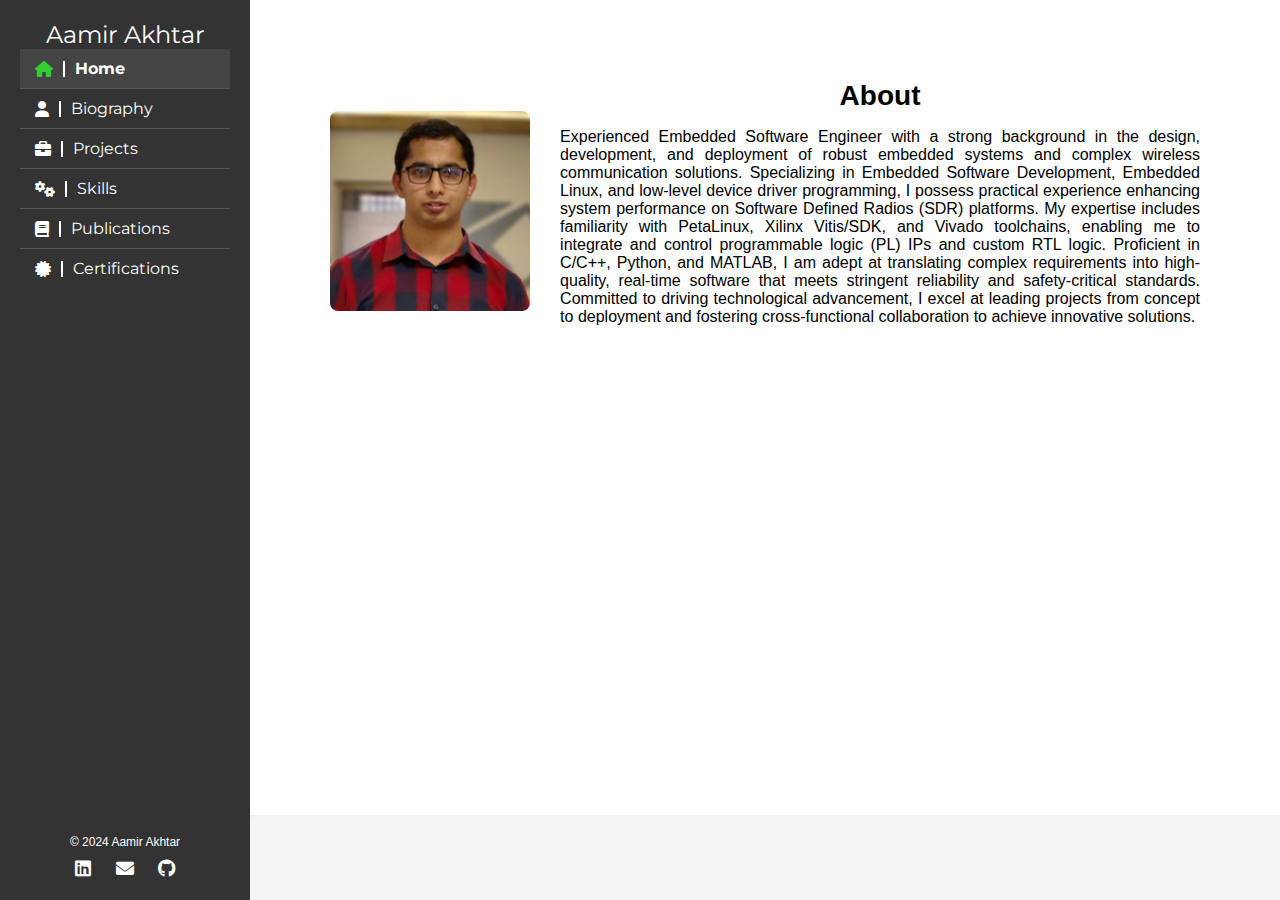
<file: index.html>
<!DOCTYPE html>
<html lang="en">
<head>
    <meta charset="UTF-8">
    <meta name="viewport" content="width=device-width, initial-scale=1.0">
    <title>Home - Aamir Akhtar</title>
    <link rel="stylesheet" href="style.css">
    <link rel="stylesheet" href="https://cdnjs.cloudflare.com/ajax/libs/font-awesome/6.0.0-beta3/css/all.min.css">
    <link rel="stylesheet" href="https://fonts.googleapis.com/css2?family=Montserrat:wght@300;400;500&display=swap">
</head>
<body>
    <div class="main-container">
        <div class="sidebar">
            <h2>Aamir Akhtar</h2>
            <nav>
                <ul>
                    <li><a href="index.html" class="active"><i class="fas fa-home"></i> Home</a></li>
                    <li><a href="biography.html"><i class="fas fa-user"></i> Biography</a></li>
                    <li><a href="projects.html"><i class="fas fa-briefcase"></i> Projects</a></li>
                    <li><a href="skills.html"><i class="fas fa-cogs"></i> Skills</a></li>
                    <li><a href="publications.html"><i class="fas fa-book"></i> Publications</a></li>
                    <li><a href="certifications.html"><i class="fas fa-certificate"></i> Certifications</a></li>
                </ul>
            </nav>
        </div>

        <div class="content">
            <section id="about">
                <div class="about-container">
                    <img src="Picture.jpg" alt="Profile Picture of Aamir Akhtar" class="profile-image">
                    <div class="about-text">
                        <h2>About</h2>
                        <p>Experienced Embedded Software Engineer with a strong background in the design, development, and deployment of robust embedded systems and complex wireless communication solutions. Specializing in Embedded Software Development, Embedded Linux, and low-level device driver programming, I possess practical experience enhancing system performance on Software Defined Radios (SDR) platforms. My expertise includes familiarity with PetaLinux, Xilinx Vitis/SDK, and Vivado toolchains, enabling me to integrate and control programmable logic (PL) IPs and custom RTL logic. Proficient in C/C++, Python, and MATLAB, I am adept at translating complex requirements into high-quality, real-time software that meets stringent reliability and safety-critical standards. Committed to driving technological advancement, I excel at leading projects from concept to deployment and fostering cross-functional collaboration to achieve innovative solutions.</p>
                    </div>
                </div>
            </section>
        </div>
    </div>

    <footer>
        <p>© 2024 Aamir Akhtar</p>
        <div class="social-icons">
        <a href="https://www.linkedin.com/in/aamir-akhtar-88b5051b5/" target="_blank" title="LinkedIn"><i class="fab fa-linkedin"></i></a>
        <a href="mailto:aamirrakhtarr86@gmail.com" title="Email"><i class="fas fa-envelope"></i></a>
        <a href="https://github.com/AamirAkhtar86" target="_blank" title="GitHub"><i class="fab fa-github"></i></a>
        </div>
    </footer>
</body>
</html>
</file>
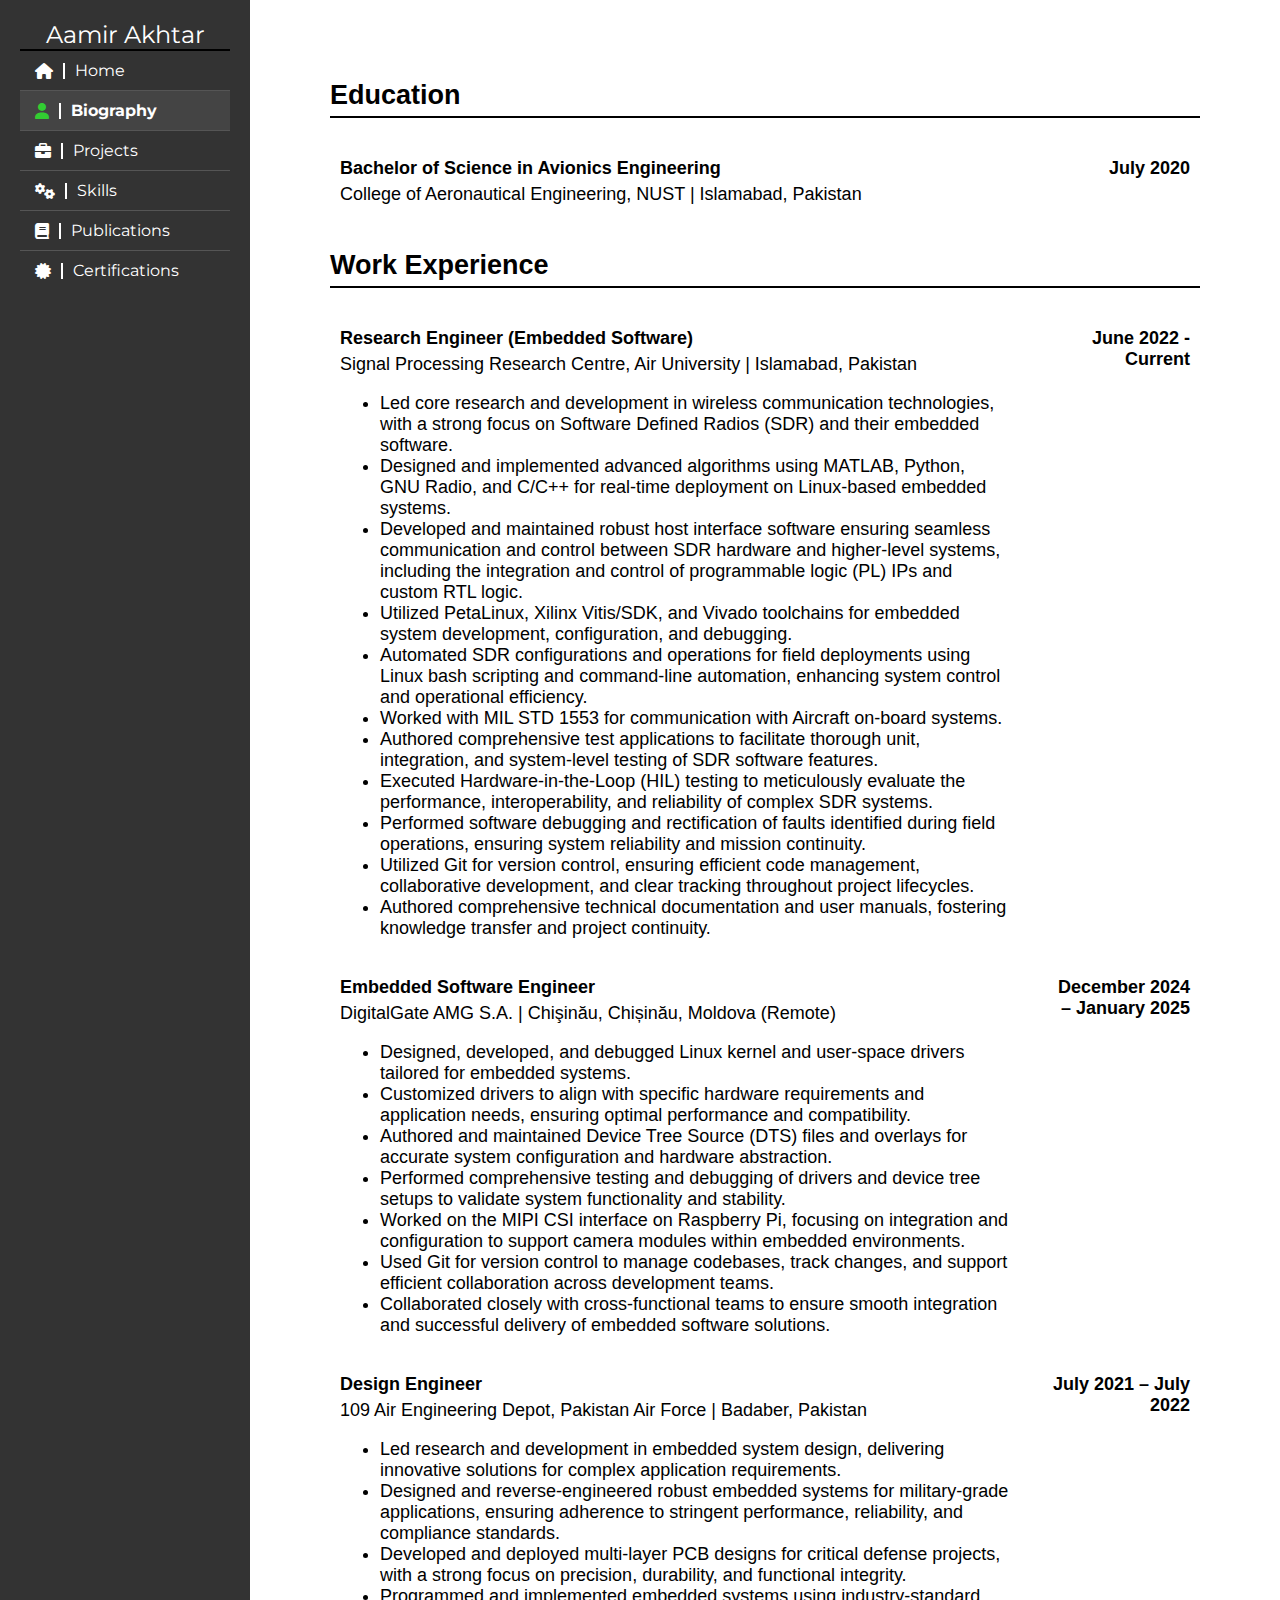
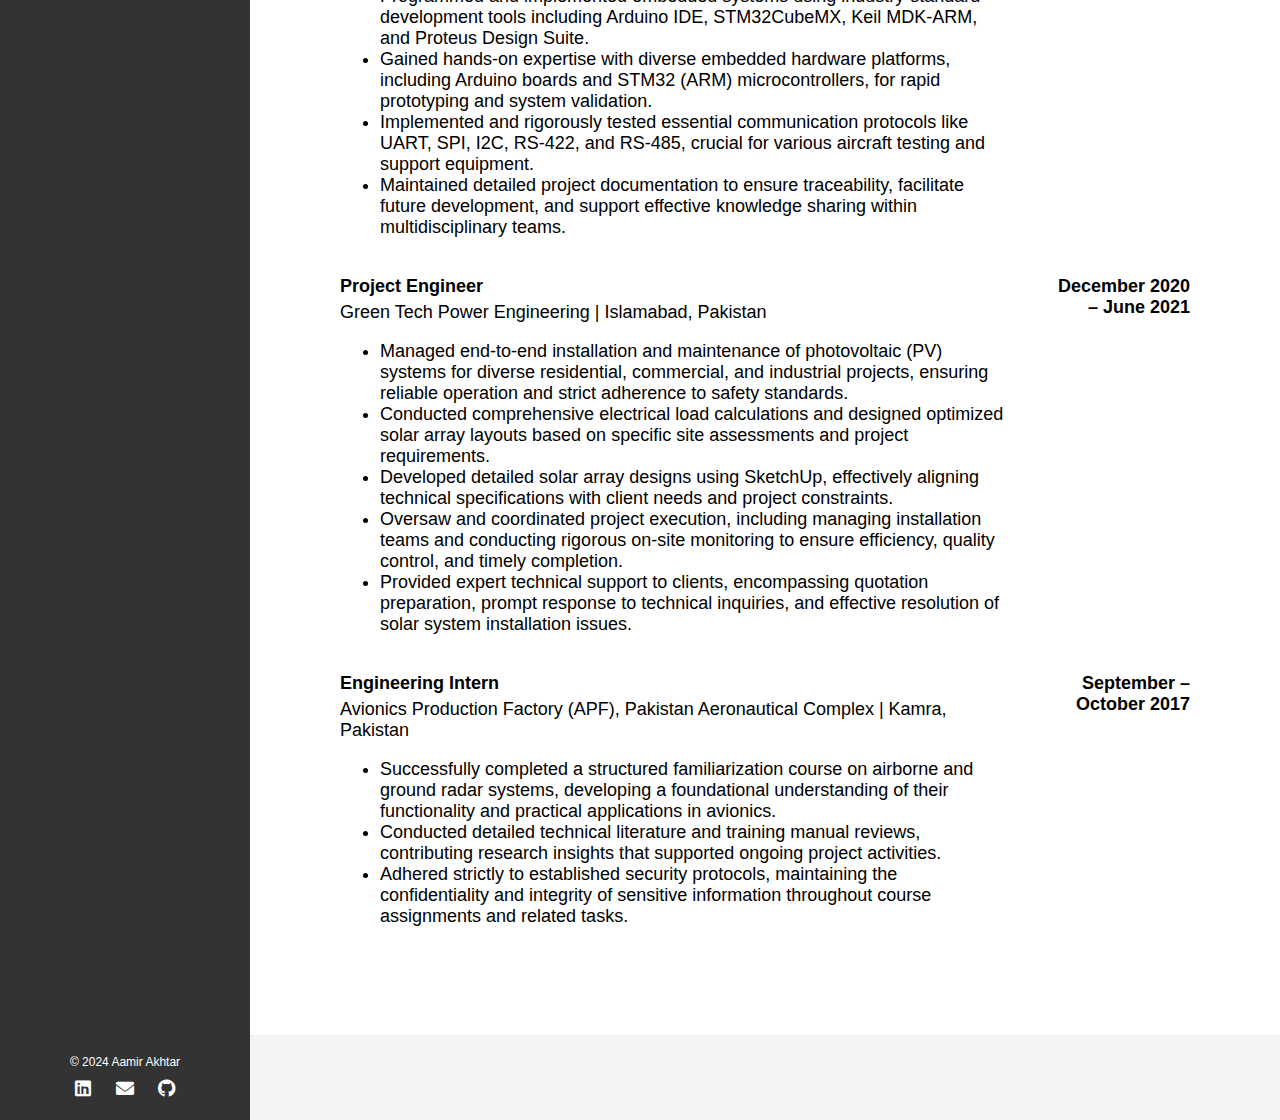
<file: biography.html>
<!DOCTYPE html>
<html lang="en">
<head>
    <meta charset="UTF-8">
    <meta name="viewport" content="width=device-width, initial-scale=1.0">
    <title>Biography - Aamir Akhtar</title>
    <link rel="stylesheet" href="style.css">
    <link rel="stylesheet" href="https://cdnjs.cloudflare.com/ajax/libs/font-awesome/6.0.0-beta3/css/all.min.css">
    <link rel="stylesheet" href="https://fonts.googleapis.com/css2?family=Montserrat:wght@300;400;500&display=swap">
    <style>
        table {
            width: 100%;
            border-collapse: collapse; /* Ensures cells stick together */
        }

        h2 {
            margin-top: 0;          /* Remove space above the heading */
            margin-bottom: 10px;    /* Control space below the heading */
            border-bottom: 2px solid black; /* Line under heading */
            padding-bottom: 5px;   /* Adds spacing between text and line */
        }
        td, th {
            padding: 10px;
            vertical-align: top;
        }

        td h3 {
            margin: 0;
            text-align: left; /* left-align the subheading */
        }

        td p {
            margin: 5px 0;
        }

        .content h1 {
            margin-top: 0;
        }

        /* Adding space between main headings */
        .main-heading {
            margin-bottom: 30px;
        }

        /* left-align content for the table */
        td {
            text-align: left;
        }

        /* Media Query for Responsiveness */
        @media (max-width: 768px) {
            table, td {
                width: 100%;
            }

            td {
                display: block;
                margin-bottom: 10px;
            }

            td:first-child {
                margin-bottom: 0;
            }
        }
    </style>
</head>
<body>
    <div class="main-container">
        <div class="sidebar">
            <h2>Aamir Akhtar</h2>
            <nav>
                <ul>
                    <li><a href="index.html"><i class="fas fa-home"></i> Home</a></li>
                    <li><a href="biography.html" class="active"><i class="fas fa-user"></i> Biography</a></li>
                    <li><a href="projects.html"><i class="fas fa-briefcase"></i> Projects</a></li>
                    <li><a href="skills.html"><i class="fas fa-cogs"></i> Skills</a></li>
                    <li><a href="publications.html"><i class="fas fa-book"></i> Publications</a></li>
                    <li><a href="certifications.html"><i class="fas fa-certificate"></i> Certifications</a></li>
                </ul>
            </nav>
        </div>

        <div class="content">
            <section id="biography">
                <h2 class="main-heading">Education</h2>
                <table>
        <tr>
            <td class="single-line"><strong>Bachelor of Science in Avionics Engineering</strong><p>College of Aeronautical Engineering, NUST | Islamabad, Pakistan
                <td></p></td>
            <td class="single-line" style="text-align: right;"><strong>July 2020</strong></td>
        </tr>
        <tr>
            </td>
        </tr>
    </table>

                <!-- Space between the main headings -->
                <div style="height: 30px;"></div>

    <h2 class="main-heading">Work Experience</h2>
    <table>
        <tr>
            <td class="single-line"><strong>Research Engineer (Embedded Software)</strong><p>Signal Processing Research Centre, Air University | Islamabad, Pakistan
                <ul><li>Led core research and development in wireless communication technologies, with a strong focus on Software Defined Radios (SDR) and their embedded software.</li>
                    <li>Designed and implemented advanced algorithms using MATLAB, Python, GNU Radio, and C/C++ for real-time deployment on Linux-based embedded systems.</li>
                    <li>Developed and maintained robust host interface software ensuring seamless communication and control between SDR hardware and higher-level systems, including the integration and control of programmable logic (PL) IPs and custom RTL logic.</li>
                    <li>Utilized PetaLinux, Xilinx Vitis/SDK, and Vivado toolchains for embedded system development, configuration, and debugging.</li>
                    <li>Automated SDR configurations and operations for field deployments using Linux bash scripting and command-line automation, enhancing system control and operational efficiency.</li>
                    <li>Worked with MIL STD 1553 for communication with Aircraft on-board systems.</li>
                    <li>Authored comprehensive test applications to facilitate thorough unit, integration, and system-level testing of SDR software features.</li>
                    <li>Executed Hardware-in-the-Loop (HIL) testing to meticulously evaluate the performance, interoperability, and reliability of complex SDR systems.</li>
                    <li>Performed software debugging and rectification of faults identified during field operations, ensuring system reliability and mission continuity.</li>
                    <li>Utilized Git for version control, ensuring efficient code management, collaborative development, and clear tracking throughout project lifecycles.</li>
                <li>Authored comprehensive technical documentation and user manuals, fostering knowledge transfer and project continuity.</li></ul> <td></p></td>
                
            <td class="single-line" style="text-align: right;"><strong>June 2022 - Current</strong>
                </td>
                
        </tr>

        <tr>
            <td class="single-line"><strong>Embedded Software Engineer</strong><p>DigitalGate AMG S.A. | Chişinău, Chișinău, Moldova (Remote)
                <ul><li>Designed, developed, and debugged Linux kernel and user-space drivers tailored for embedded systems.</li>
                <li>Customized drivers to align with specific hardware requirements and application needs, ensuring optimal performance and compatibility.</li>
                <li>Authored and maintained Device Tree Source (DTS) files and overlays for accurate system configuration and hardware abstraction.</li>
                <li>Performed comprehensive testing and debugging of drivers and device tree setups to validate system functionality and stability.</li>
                <li>Worked on the MIPI CSI interface on Raspberry Pi, focusing on integration and configuration to support camera modules within embedded environments.</li>
                <li>Used Git for version control to manage codebases, track changes, and support efficient collaboration across development teams.</li>
            <li>Collaborated closely with cross-functional teams to ensure smooth integration and successful delivery of embedded software solutions.</li></ul> <td></p></td>
                
        <td class="single-line" style="text-align: right;"><strong>December 2024 – January 2025</strong>
            </td>
            
    </tr>

        <tr>
            <td class="single-line"><strong>Design Engineer</strong><p>109 Air Engineering Depot, Pakistan Air Force | Badaber, Pakistan
                <ul><li>Led research and development in embedded system design, delivering innovative solutions for complex application requirements.</li>
                        <li>Designed and reverse-engineered robust embedded systems for military-grade applications, ensuring adherence to stringent performance, reliability, and compliance standards.</li>
                        <li>Developed and deployed multi-layer PCB designs for critical defense projects, with a strong focus on precision, durability, and functional integrity.</li>
                        <li>Programmed and implemented embedded systems using industry-standard development tools including Arduino IDE, STM32CubeMX, Keil MDK-ARM, and Proteus Design Suite.</li>
                        <li>Gained hands-on expertise with diverse embedded hardware platforms, including Arduino boards and STM32 (ARM) microcontrollers, for rapid prototyping and system validation.</li>
                        <li>Implemented and rigorously tested essential communication protocols like UART, SPI, I2C, RS-422, and RS-485, crucial for various aircraft testing and support equipment.</li>
                <li>Maintained detailed project documentation to ensure traceability, facilitate future development, and support effective knowledge sharing within multidisciplinary teams.</li></ul> <td></p></td>
                
        <td class="single-line" style="text-align: right;"><strong>July 2021 – July 2022</strong>
            </td>
            
    </tr>

    <tr>
        <td class="single-line"><strong>Project Engineer</strong><p>Green Tech Power Engineering | Islamabad, Pakistan
            <ul><li>Managed end-to-end installation and maintenance of photovoltaic (PV) systems for diverse residential, commercial, and industrial projects, ensuring reliable operation and strict adherence to safety standards.</li>
                    <li>Conducted comprehensive electrical load calculations and designed optimized solar array layouts based on specific site assessments and project requirements.</li>
                    <li>Developed detailed solar array designs using SketchUp, effectively aligning technical specifications with client needs and project constraints.</li>
                    <li>Oversaw and coordinated project execution, including managing installation teams and conducting rigorous on-site monitoring to ensure efficiency, quality control, and timely completion.</li>
            <li>Provided expert technical support to clients, encompassing quotation preparation, prompt response to technical inquiries, and effective resolution of solar system installation issues.</li></ul> <td></p></td>
            
        <td class="single-line" style="text-align: right;"><strong>December 2020 – June 2021</strong>
            </td>
            
    </tr>

    <tr>
        <td class="single-line"><strong>Engineering Intern</strong><p>Avionics Production Factory (APF), Pakistan Aeronautical Complex | Kamra, Pakistan
            <ul><li>Successfully completed a structured familiarization course on airborne and ground radar systems, developing a foundational understanding of their functionality and practical applications in avionics.</li>
                        <li>Conducted detailed technical literature and training manual reviews, contributing research insights that supported ongoing project activities.</li>
            <li>Adhered strictly to established security protocols, maintaining the confidentiality and integrity of sensitive information throughout course assignments and related tasks.</li></ul> <td></p></td>
            
        <td class="single-line" style="text-align: right;"><strong>September – October 2017</strong>
            </td>
            
    </tr>

        
    </table>
    


            </section>
        </div>
    </div>

    <footer>
        <p>© 2024 Aamir Akhtar</p>
        <div class="social-icons">
            <a href="https://www.linkedin.com/in/aamir-akhtar-88b5051b5/" target="_blank" title="LinkedIn"><i class="fab fa-linkedin"></i></a>
            <a href="mailto:aamirrakhtarr86@gmail.com" title="Email"><i class="fas fa-envelope"></i></a>
            <a href="https://github.com/AamirAkhtar86" target="_blank" title="GitHub"><i class="fab fa-github"></i></a>
        </div>
    </footer>
</body>
</html>
</file>
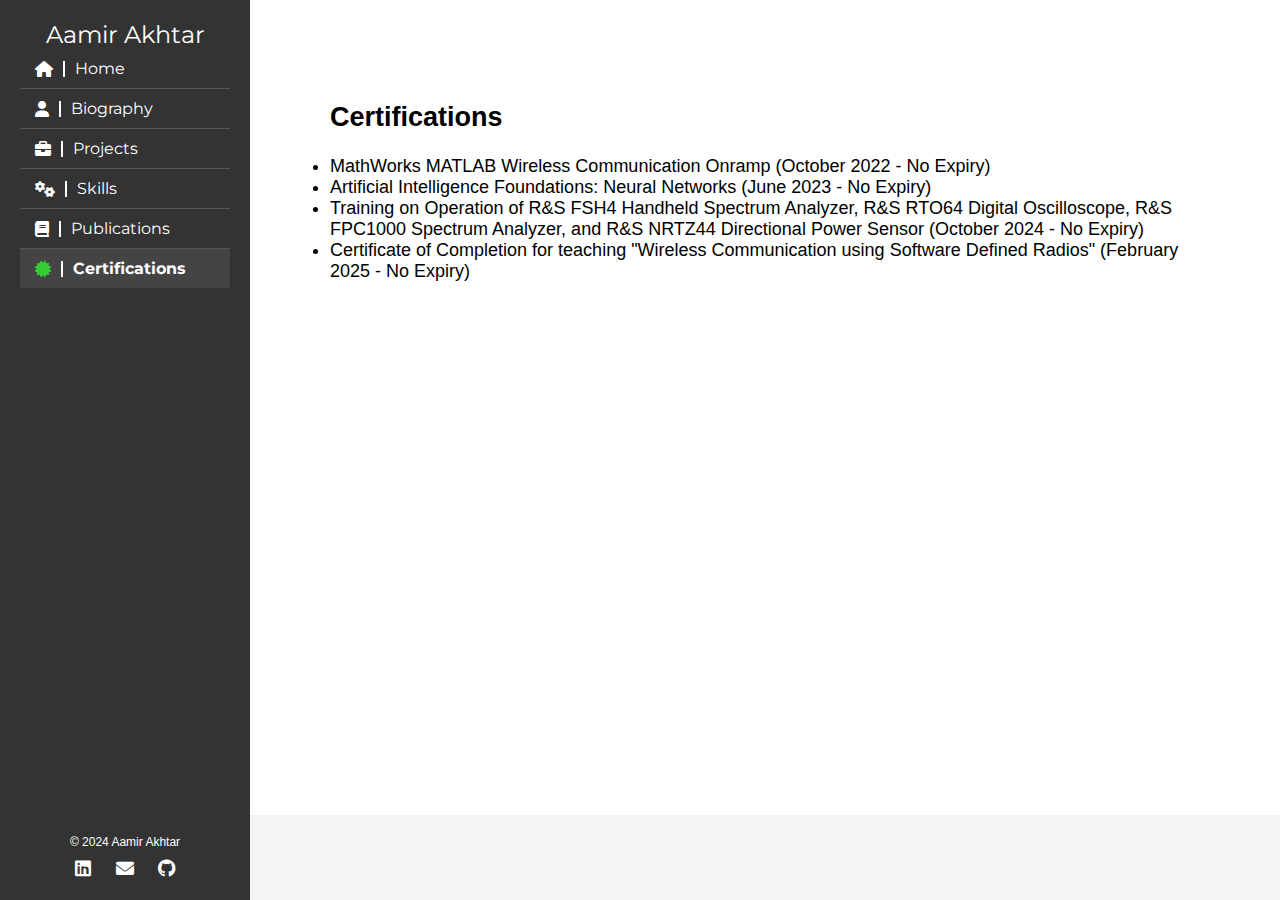
<file: certifications.html>
<!DOCTYPE html>
<html lang="en">
<head>
    <meta charset="UTF-8">
    <meta name="viewport" content="width=device-width, initial-scale=1.0">
    <title>Certifications - Aamir Akhtar</title>
    <link rel="stylesheet" href="style.css">
    <!-- Include Font Awesome -->
    <link rel="stylesheet" href="https://cdnjs.cloudflare.com/ajax/libs/font-awesome/6.0.0-beta3/css/all.min.css">
    <link rel="stylesheet" href="https://fonts.googleapis.com/css2?family=Montserrat:wght@300;400;500&display=swap">
</head>
<body>
    <div class="main-container">
        <div class="sidebar">
            <h2>Aamir Akhtar</h2>
            <nav>
                <ul>
                    <li><a href="index.html"><i class="fas fa-home"></i> Home</a></li>
                    <li><a href="biography.html"><i class="fas fa-user"></i> Biography</a></li>
                    <li><a href="projects.html"><i class="fas fa-briefcase"></i> Projects</a></li>
                    <li><a href="skills.html"><i class="fas fa-cogs"></i> Skills</a></li>
                    <li><a href="publications.html"><i class="fas fa-book"></i> Publications</a></li>
                    <li><a href="certifications.html" class="active"><i class="fas fa-certificate"></i> Certifications</a></li>
                </ul>
            </nav>
        </div>

        <div class="content">
            <section id="projects">
                <h2>Certifications</h2>
                <li>MathWorks MATLAB Wireless Communication Onramp (October 2022 - No Expiry)</li>
                    <li>Artificial Intelligence Foundations: Neural Networks (June 2023 - No Expiry)</li>
                    <li>Training on Operation of R&S FSH4 Handheld Spectrum Analyzer, R&S RTO64 Digital Oscilloscope, R&S FPC1000 Spectrum Analyzer, and R&S NRTZ44 Directional Power Sensor (October 2024 - No Expiry)</li>
                    <li>Certificate of Completion for teaching "Wireless Communication using Software Defined Radios" (February 2025 - No Expiry) </li>
            </section>
        </div>
    </div>

    <footer>
        <p>© 2024 Aamir Akhtar</p>
        <div class="social-icons">
        <a href="https://www.linkedin.com/in/aamir-akhtar-88b5051b5/" target="_blank" title="LinkedIn"><i class="fab fa-linkedin"></i></a>
        <a href="mailto:aamirrakhtarr86@gmail.com.com" title="Email"><i class="fas fa-envelope"></i></a>
        <a href="https://github.com/AamirAkhtar86" target="_blank" title="GitHub"><i class="fab fa-github"></i></a>
        </div>
    </footer>
</body>
</html>
</file>
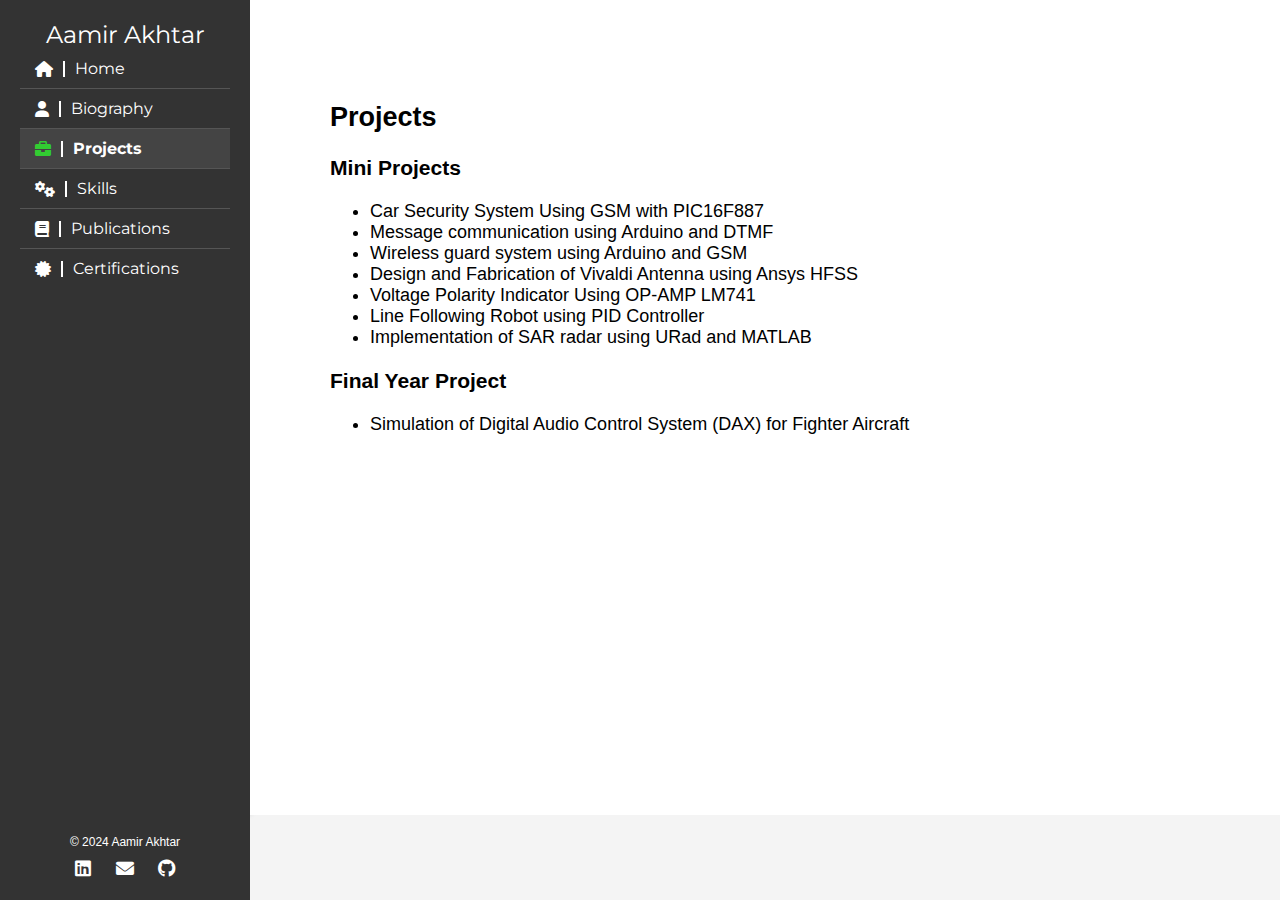
<file: projects.html>
<!DOCTYPE html>
<html lang="en">
<head>
    <meta charset="UTF-8">
    <meta name="viewport" content="width=device-width, initial-scale=1.0">
    <title>Projects - Aamir Akhtar</title>
    <link rel="stylesheet" href="style.css">
    <!-- Include Font Awesome -->
    <link rel="stylesheet" href="https://cdnjs.cloudflare.com/ajax/libs/font-awesome/6.0.0-beta3/css/all.min.css">
    <link rel="stylesheet" href="https://fonts.googleapis.com/css2?family=Montserrat:wght@300;400;500&display=swap">
</head>
<body>
    <div class="main-container">
        <div class="sidebar">
            <h2>Aamir Akhtar</h2>
            <nav>
                <ul>
                    <li><a href="index.html"><i class="fas fa-home"></i> Home</a></li>
                    <li><a href="biography.html"><i class="fas fa-user"></i> Biography</a></li>
                    <li><a href="projects.html" class="active"><i class="fas fa-briefcase"></i> Projects</a></li>
                    <li><a href="skills.html"><i class="fas fa-cogs"></i> Skills</a></li>
                    <li><a href="publications.html"><i class="fas fa-book"></i> Publications</a></li>
                    <li><a href="certifications.html"><i class="fas fa-certificate"></i> Certifications</a></li>
                </ul>
            </nav>
        </div>

        <div class="content">
            <section id="projects">
                <h2>Projects</h2>
                <div class="project-category">
                    <h3>Mini Projects</h3>
                    <ul>
                        <li>Car Security System Using GSM with PIC16F887</li>
                        <li>Message communication using Arduino and DTMF</li>
                        <li>Wireless guard system using Arduino and GSM</li>
                        <li>Design and Fabrication of Vivaldi Antenna using Ansys HFSS</li>
                        <li>Voltage Polarity Indicator Using OP-AMP LM741</li>
                        <li>Line Following Robot using PID Controller</li>
                        <li>Implementation of SAR radar using URad and MATLAB</li>
                    </ul>
                </div>
                <div class="project-category">
                    <h3>Final Year Project</h3>
                    <ul>
                        <li>Simulation of Digital Audio Control System (DAX) for Fighter Aircraft</li>
                    </ul>
                </div>
            </section>
        </div>
    </div>

    <footer>
        <p>© 2024 Aamir Akhtar</p>
        <div class="social-icons">
        <a href="https://www.linkedin.com/in/aamir-akhtar-88b5051b5/" target="_blank" title="LinkedIn"><i class="fab fa-linkedin"></i></a>
        <a href="mailto:aamirrakhtarr86@gmail.com.com" title="Email"><i class="fas fa-envelope"></i></a>
        <a href="https://github.com/AamirAkhtar86" target="_blank" title="GitHub"><i class="fab fa-github"></i></a>
        </div>
    </footer>
</body>
</html>
</file>
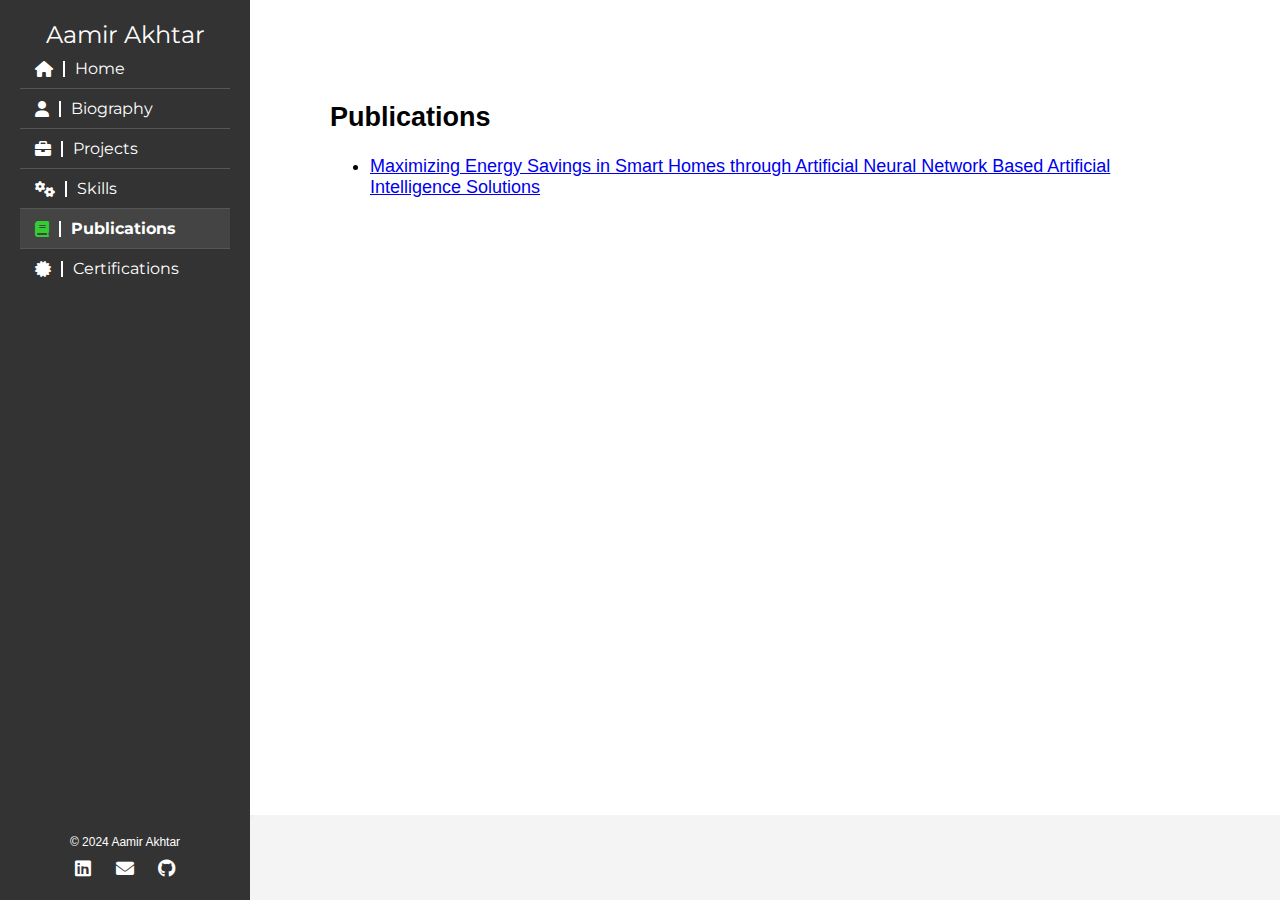
<file: publications.html>
<!DOCTYPE html>
<html lang="en">
<head>
    <meta charset="UTF-8">
    <meta name="viewport" content="width=device-width, initial-scale=1.0">
    <title>Publications - Aamir Akhtar</title>
    <link rel="stylesheet" href="style.css">
    <!-- Include Font Awesome -->
    <link rel="stylesheet" href="https://cdnjs.cloudflare.com/ajax/libs/font-awesome/6.0.0-beta3/css/all.min.css">
    <link rel="stylesheet" href="https://fonts.googleapis.com/css2?family=Montserrat:wght@300;400;500&display=swap">
</head>
<body>
    <div class="main-container">
        <div class="sidebar">
            <h2>Aamir Akhtar</h2>
            <nav>
                <ul>
                    <li><a href="index.html"><i class="fas fa-home"></i> Home</a></li>
                    <li><a href="biography.html"><i class="fas fa-user"></i> Biography</a></li>
                    <li><a href="projects.html"><i class="fas fa-briefcase"></i> Projects</a></li>
                    <li><a href="skills.html"><i class="fas fa-cogs"></i> Skills</a></li>
                    <li><a href="publications.html" class="active"><i class="fas fa-book"></i> Publications</a></li>
                    <li><a href="certifications.html"><i class="fas fa-certificate"></i> Certifications</a></li>
                </ul>
            </nav>
        </div>

        <div class="content">
            <section id="projects">
                <h2>Publications</h2>
                <ul>
                    <li><a href="https://doi.org/10.1093/ce/zkae113" target="_blank">Maximizing Energy Savings in Smart Homes through Artificial Neural Network Based Artificial Intelligence Solutions</a></li>
                </ul>
            </section>
        </div>
    </div>

    <footer>
        <p>© 2024 Aamir Akhtar</p>
        <div class="social-icons">
        <a href="https://www.linkedin.com/in/aamir-akhtar-88b5051b5/" target="_blank" title="LinkedIn"><i class="fab fa-linkedin"></i></a>
        <a href="mailto:aamirrakhtarr86@gmail.com.com" title="Email"><i class="fas fa-envelope"></i></a>
        <a href="https://github.com/AamirAkhtar86" target="_blank" title="GitHub"><i class="fab fa-github"></i></a>
        </div>
    </footer>
</body>
</html>
</file>
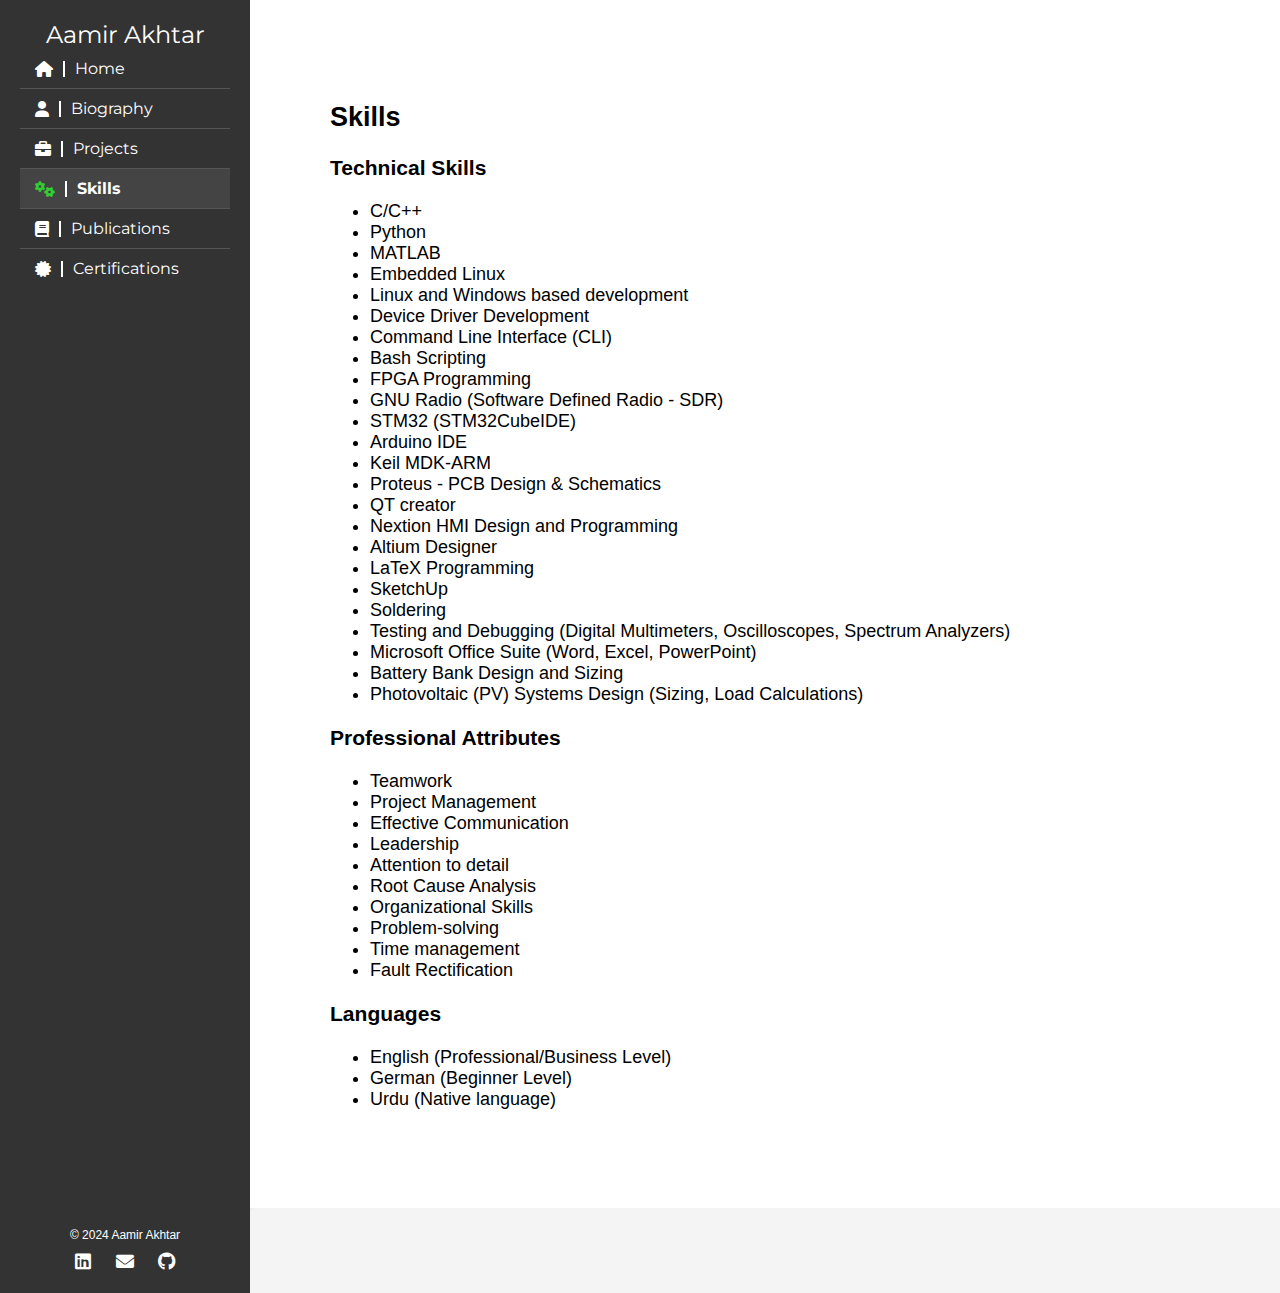
<file: skills.html>
<!DOCTYPE html>
<html lang="en">
<head>
    <meta charset="UTF-8">
    <meta name="viewport" content="width=device-width, initial-scale=1.0">
    <title>Skills - Aamir Akhtar</title>
    <link rel="stylesheet" href="style.css">
    <!-- Include Font Awesome -->
    <link rel="stylesheet" href="https://cdnjs.cloudflare.com/ajax/libs/font-awesome/6.0.0-beta3/css/all.min.css">
    <link rel="stylesheet" href="https://fonts.googleapis.com/css2?family=Montserrat:wght@300;400;500&display=swap">
</head>
<body>
    <div class="main-container">
        <div class="sidebar">
            <h2>Aamir Akhtar</h2>
            <nav>
                <ul>
                    <li><a href="index.html"><i class="fas fa-home"></i> Home</a></li>
                    <li><a href="biography.html"><i class="fas fa-user"></i> Biography</a></li>
                    <li><a href="projects.html"><i class="fas fa-briefcase"></i> Projects</a></li>
                    <li><a href="skills.html" class="active"><i class="fas fa-cogs"></i> Skills</a></li>
                    <li><a href="publications.html"><i class="fas fa-book"></i> Publications</a></li>
                    <li><a href="certifications.html"><i class="fas fa-certificate"></i> Certifications</a></li>
                </ul>
            </nav>
        </div>

        <div class="content">
            <section id="projects">
                <h2>Skills</h2>
                <!-- <div class="skills-container"> -->
                    <!-- <div class="skills-category"> -->
                        <h3>Technical Skills</h3>
                        <ul>
                            <li>C/C++</li>
                            <li>Python</li>
                            <li>MATLAB</li>
                            <li>Embedded Linux</li>
                            <li>Linux and Windows based development</li>
                            <li>Device Driver Development</li>
                            <li>Command Line Interface (CLI)</li>
                            <li>Bash Scripting</li>
                            <li>FPGA Programming</li>
                            <li>GNU Radio (Software Defined Radio - SDR)</li>
                            <li>STM32 (STM32CubeIDE)</li>
                            <li>Arduino IDE</li>
                            <li>Keil MDK-ARM</li>
                            <li>Proteus - PCB Design & Schematics</li>
                            <li>QT creator</li>
                            <li>Nextion HMI Design and Programming</li>
                            <li>Altium Designer</li>
                            <li>LaTeX Programming</li>
                            <li>SketchUp</li>
                            <li>Soldering</li>
                            <li>Testing and Debugging (Digital Multimeters, Oscilloscopes, Spectrum Analyzers)</li>
                            <li>Microsoft Office Suite (Word, Excel, PowerPoint)</li>
                            <li>Battery Bank Design and Sizing</li>
                            <li>Photovoltaic (PV) Systems Design (Sizing, Load Calculations)</li>
                        </ul>
                    <!-- </div> -->
                    <!-- <div class="skills-category"> -->
                        <h3>Professional Attributes</h3>
                        <ul>
                            <li>Teamwork</li>
                            <li>Project Management</li>
                            <li>Effective Communication</li>
                            <li>Leadership</li>
                            <li>Attention to detail</li>
                            <li>Root Cause Analysis</li>
                            <li>Organizational Skills</li>
                            <li>Problem-solving</li>
                            <li>Time management</li>
                            <li>Fault Rectification</li>
                        </ul>
                    <!-- </div> -->
                    <!-- <div class="skills-category"> -->
                        <h3>Languages</h3>
                        <ul>
                            <li>English (Professional/Business Level)</li>
                            <li>German (Beginner Level)</li>
                            <li>Urdu (Native language)</li>
                        </ul>
                    <!-- </div> -->
                <!-- </div> -->
            </section>
        </div>
    </div>

    <footer>
        <p>© 2024 Aamir Akhtar</p>
        <div class="social-icons">
        <a href="https://www.linkedin.com/in/aamir-akhtar-88b5051b5/" target="_blank" title="LinkedIn"><i class="fab fa-linkedin"></i></a>
        <a href="mailto:aamirrakhtarr86@gmail.com.com" title="Email"><i class="fas fa-envelope"></i></a>
        <a href="https://github.com/AamirAkhtar86" target="_blank" title="GitHub"><i class="fab fa-github"></i></a>
        </div>
    </footer>
</body>
</html>
</file>
<file: style.css>
/* Basic Reset and Global Styles */
body {
    font-family: Lato, sans-serif;
    font-size: 16px;
    margin: 0;
    padding: 0;
    display: flex;
    flex-direction: column;
    min-height: 100vh;
    background-color: #f4f4f4;
}

/* Main container to hold sidebar and content */
.main-container {
    display: flex;
    flex: 1;
}

/* Sidebar Styles */
.sidebar {
    background-color: #333;
    color: #fff;
    width: 210px;
    padding: 20px;
    box-shadow: 2px 0 5px rgba(0, 0, 0, 0.1);
    flex-shrink: 0;
    display: flex;
    flex-direction: column;
    font-family: 'Montserrat', sans-serif;
}

/* Sidebar Heading */
.sidebar h2 {
    margin: 0;
    padding: 0;
    color: #fff;
    text-align: center;
    font-family: 'Montserrat', sans-serif;
    font-weight: normal;
    font-size: 24px;
}

/* Sidebar Navigation */
.sidebar nav ul {
    list-style: none;
    padding: 0;
    margin: 0;
    width: 100%;
}

.sidebar nav ul li {
    display: flex;
    align-items: center;
}

.sidebar nav ul li a {
    color: #fff;
    text-decoration: none;
    font-size: 16px;
    display: flex;
    align-items: center;
    width: 100%;
    padding: 10px 15px;
    border-bottom: 1px solid #555;
    transition: background-color 0.3s ease, color 0.3s ease;
}

.sidebar nav ul li:last-child a {
    border-bottom: none;
}

.sidebar nav ul li a i {
    margin-right: 10px;
    font-size: 16px;
    border-right: 2px solid #fff;
    padding-right: 10px;
}

.sidebar nav ul li a.active {
    font-weight: bold;
    background-color: #444;
}

.sidebar nav ul li a.active i {
    color: #32cd32;
}

.sidebar nav ul li a:hover {
    background-color: #444;
}

.sidebar nav ul li a:hover i {
    color: #ddd;
}

/* Content Area Styles */
.content {
    flex: 1;
    padding: 80px;
    background-color: #fff;
    font-size: 18px;
}

/* About Section Styling */
.about-container {
    display: flex;
    align-items: center;
}

.profile-image {
    width: 23%;
    height: auto;
    border-radius: 8px;
    margin-right: 30px;
}

.about-text {
    flex: 1;
}

.about-text h2 {
    margin: 0;
    text-align: center;
    font-size: 28px;
}

.about-text p {
    text-align: justify;
    font-size: 16px;
}

/* Footer Styles */
footer {
    background-color: #333;
    color: #fff;
    text-align: center;
    padding: 20px;
    width: 210px;
}

footer p {
    margin: 0;
    font-size: 12px;
}

.social-icons {
    margin-top: 10px;
}

.social-icons a {
    color: #fff;
    text-decoration: none;
    font-size: 18px;
    margin: 0 10px;
    transition: color 0.3s ease;
}

.social-icons a:hover {
    color: #ddd;
}

/* Media Query for Tablets and Mobile Devices */
@media (max-width: 768px) {
    .sidebar {
        width: 100%;
        height: auto;
        position: relative;
        box-shadow: none;
    }

    .content {
        margin-left: 0;
        padding: 20px;
        font-size: 16px;
    }

    footer {
        width: 100%;
        box-shadow: none;
    }
}

/* Reset default margin and padding for elements inside the section container */
.section-container {
    display: grid;
    grid-template-columns: 1fr 1fr;
    gap: 0; /* No gap between columns */
    margin: 0; /* Remove any margin between sections */
    padding: 0; /* Ensure no padding inside the container */
}

/* Remove any default margin or padding from h3, p, and div elements */
.section-container h3,
.section-container p,
.section-container .row-single {
    margin: 0; /* Remove any margin */
    padding: 0; /* Remove any padding */
}

/* For left and right aligned elements */
.left-aligned, .right-aligned {
    text-align: left;
}

/* Row Styling for Single Column */
.row-single {
    grid-column: span 2;
}

/* Ensure that no margin or padding is added on the divs */
.section-container > div {
    margin: 0; /* Remove margin from divs */
    padding: 0; /* Remove padding from divs */
}
</file>
